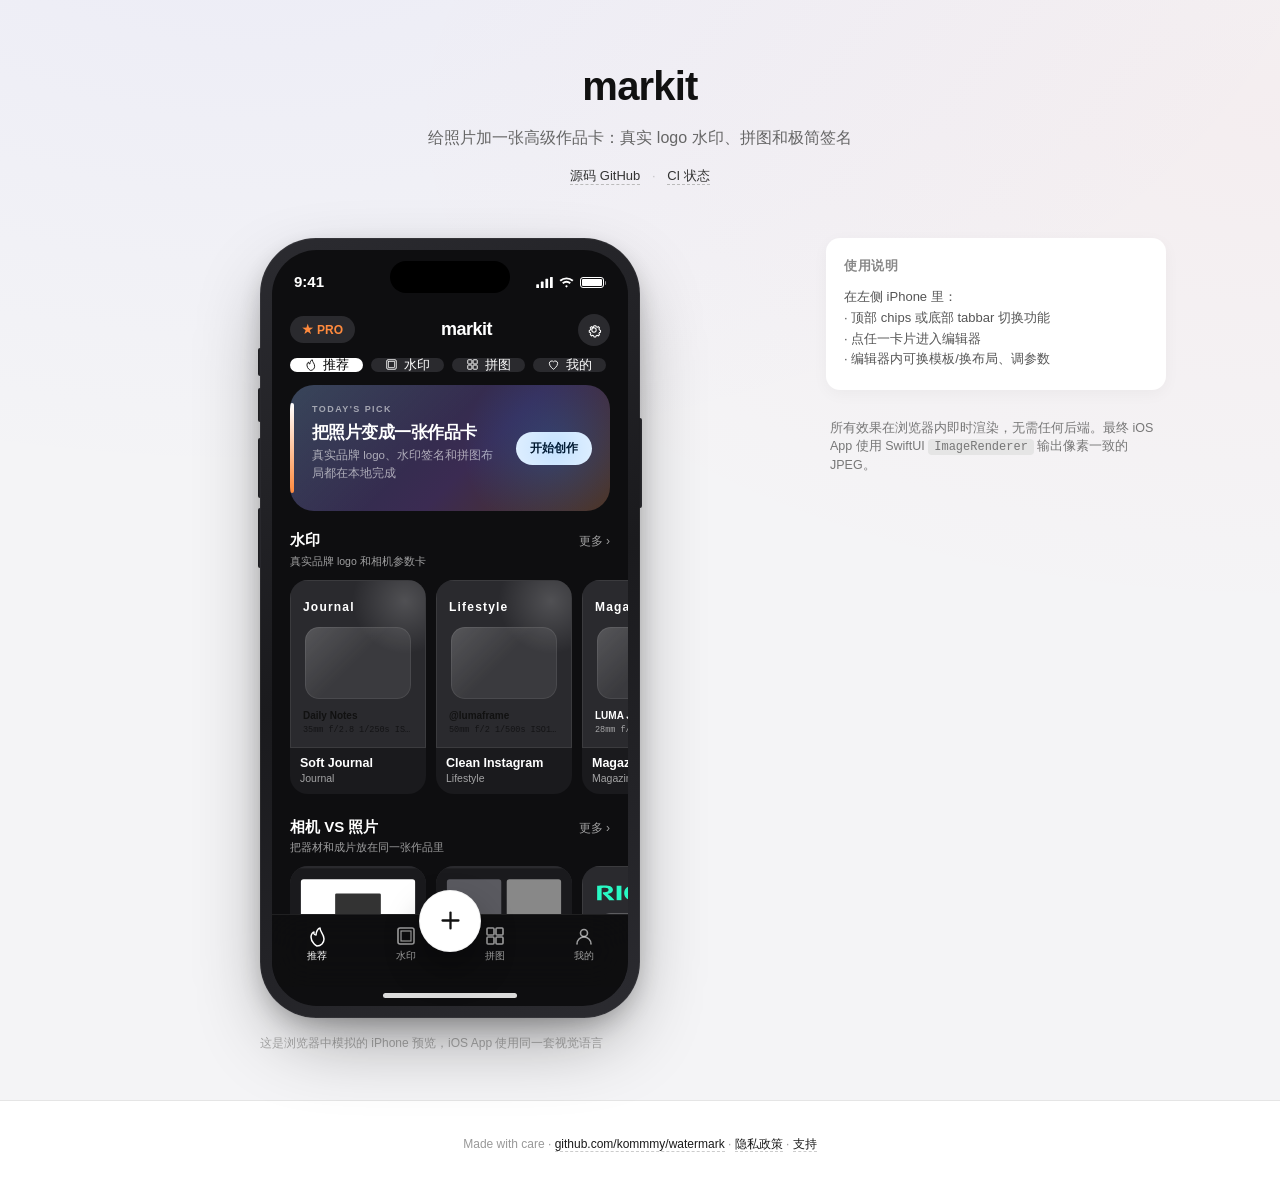
<file: docs/index.html>
<!doctype html>
<html lang="zh-CN">
<head>
  <meta charset="UTF-8" />
  <meta name="viewport" content="width=device-width, initial-scale=1, viewport-fit=cover" />
  <title>markit · iOS 在线预览</title>
  <meta name="description" content="markit 是一款 iPhone 相机水印 + 拼图工具，支持真实品牌 logo、16 套模板和 4 种拼图布局，浏览器实时预览。" />
  <link rel="stylesheet" href="./style.css" />
</head>
<body>
  <header class="hero">
    <div class="hero-inner">
      <h1>markit</h1>
      <p class="subtitle">给照片加一张高级作品卡：真实 logo 水印、拼图和极简签名</p>
      <p class="repo-link">
        <a href="https://github.com/kommmy/watermark" target="_blank" rel="noopener">源码 GitHub</a>
        <span>·</span>
        <a href="https://github.com/kommmy/watermark/actions" target="_blank" rel="noopener">CI 状态</a>
      </p>
    </div>
  </header>

  <main class="layout">
    <!-- =============== iPhone mockup =============== -->
    <section class="device-stage">
      <div class="iphone" aria-label="iPhone 16 Pro 预览">
        <div class="iphone-frame">
          <span class="side-btn side-mute"></span>
          <span class="side-btn side-up"></span>
          <span class="side-btn side-down"></span>
          <span class="side-btn side-action"></span>
          <span class="side-btn side-power"></span>

          <div class="iphone-screen">
            <!-- Status bar -->
            <div class="status-bar">
              <span class="time">9:41</span>
              <div class="island"></div>
              <div class="indicators">
                <svg viewBox="0 0 18 12" class="ind-signal" aria-hidden="true">
                  <rect x="0"  y="8" width="3" height="4"  rx="0.6"/>
                  <rect x="5"  y="5" width="3" height="7"  rx="0.6"/>
                  <rect x="10" y="2" width="3" height="10" rx="0.6"/>
                  <rect x="15" y="0" width="3" height="12" rx="0.6"/>
                </svg>
                <svg viewBox="0 0 16 12" class="ind-wifi" aria-hidden="true">
                  <path d="M8 11.4a1.2 1.2 0 1 1 0-2.4 1.2 1.2 0 0 1 0 2.4z"/>
                  <path d="M3.2 6.1a7.5 7.5 0 0 1 9.6 0l-1.4 1.4a5.5 5.5 0 0 0-6.8 0z"/>
                  <path d="M0.4 3.4a11.5 11.5 0 0 1 15.2 0L14.2 4.8a9.5 9.5 0 0 0-12.4 0z"/>
                </svg>
                <span class="ind-battery">
                  <span class="battery-shell"><span class="battery-fill"></span></span>
                  <span class="battery-tip"></span>
                </span>
              </div>
            </div>

            <!-- App container (rendered by script.js) -->
            <div class="app-root" id="appRoot"></div>
          </div>
        </div>
        <p class="device-hint">这是浏览器中模拟的 iPhone 预览，iOS App 使用同一套视觉语言</p>
      </div>
    </section>

    <!-- =============== Controls =============== -->
    <aside class="controls" id="controls">
      <!-- 由 script.js 根据当前页面动态填充 -->
    </aside>
  </main>

  <footer class="footer">
    <p>Made with care · <a href="https://github.com/kommmy/watermark" target="_blank" rel="noopener">github.com/kommmy/watermark</a> · <a href="./privacy.html">隐私政策</a> · <a href="./support.html">支持</a></p>
  </footer>

  <script src="./script.js" type="module"></script>
</body>
</html>
</file>
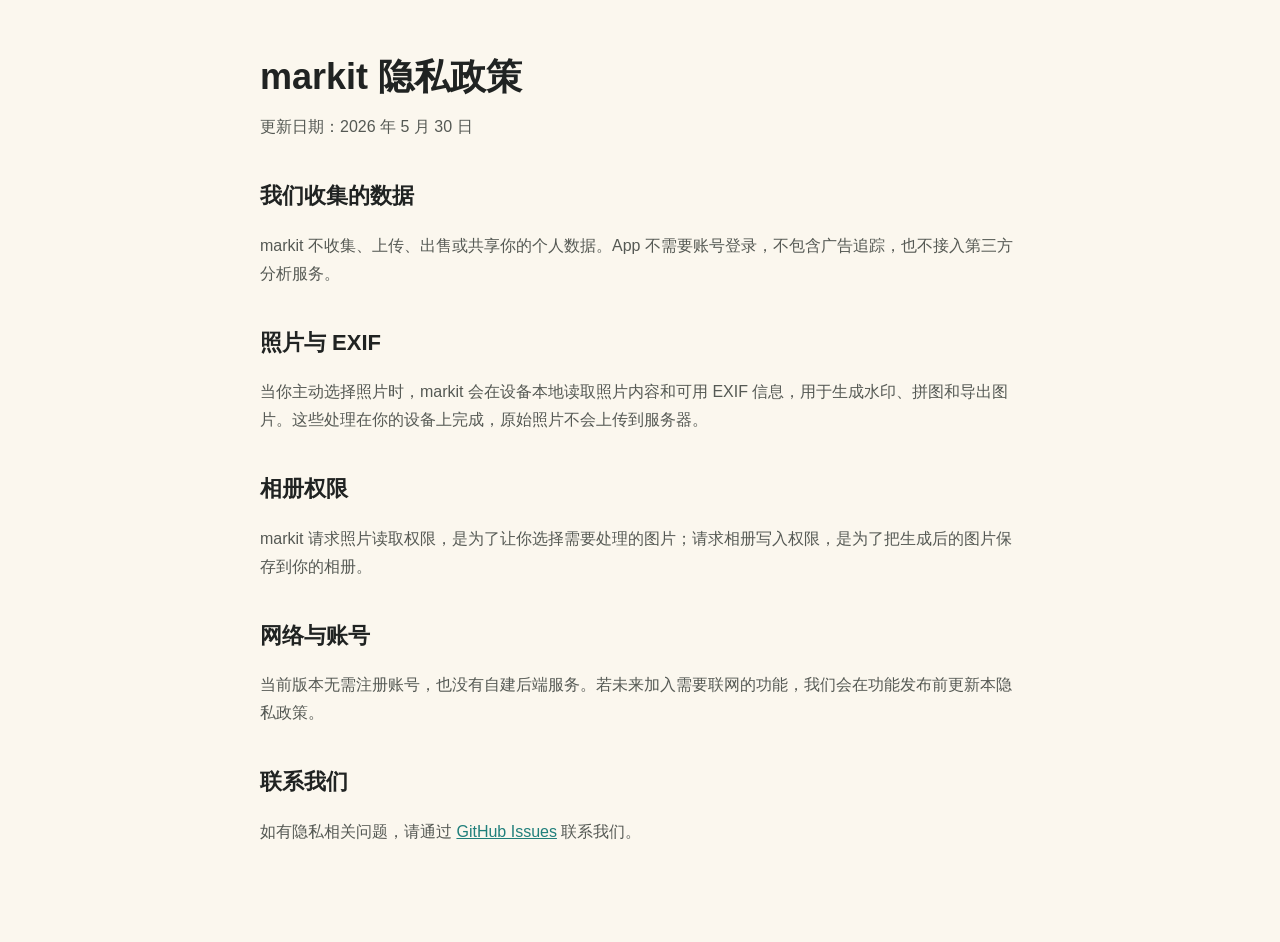
<file: docs/privacy.html>
<!doctype html>
<html lang="zh-CN">
<head>
  <meta charset="UTF-8" />
  <meta name="viewport" content="width=device-width, initial-scale=1" />
  <title>markit 隐私政策</title>
  <style>
    body { margin: 0; font-family: -apple-system, BlinkMacSystemFont, "Helvetica Neue", Arial, sans-serif; color: #202322; background: #fbf7ee; }
    main { max-width: 760px; margin: 0 auto; padding: 56px 24px 80px; line-height: 1.75; }
    h1 { font-size: 36px; line-height: 1.15; margin: 0 0 12px; }
    h2 { font-size: 22px; margin: 36px 0 8px; }
    p, li { color: #555954; }
    a { color: #207f7b; }
  </style>
</head>
<body>
  <main>
    <h1>markit 隐私政策</h1>
    <p>更新日期：2026 年 5 月 30 日</p>

    <h2>我们收集的数据</h2>
    <p>markit 不收集、上传、出售或共享你的个人数据。App 不需要账号登录，不包含广告追踪，也不接入第三方分析服务。</p>

    <h2>照片与 EXIF</h2>
    <p>当你主动选择照片时，markit 会在设备本地读取照片内容和可用 EXIF 信息，用于生成水印、拼图和导出图片。这些处理在你的设备上完成，原始照片不会上传到服务器。</p>

    <h2>相册权限</h2>
    <p>markit 请求照片读取权限，是为了让你选择需要处理的图片；请求相册写入权限，是为了把生成后的图片保存到你的相册。</p>

    <h2>网络与账号</h2>
    <p>当前版本无需注册账号，也没有自建后端服务。若未来加入需要联网的功能，我们会在功能发布前更新本隐私政策。</p>

    <h2>联系我们</h2>
    <p>如有隐私相关问题，请通过 <a href="https://github.com/kommmy/watermark/issues">GitHub Issues</a> 联系我们。</p>
  </main>
</body>
</html>
</file>
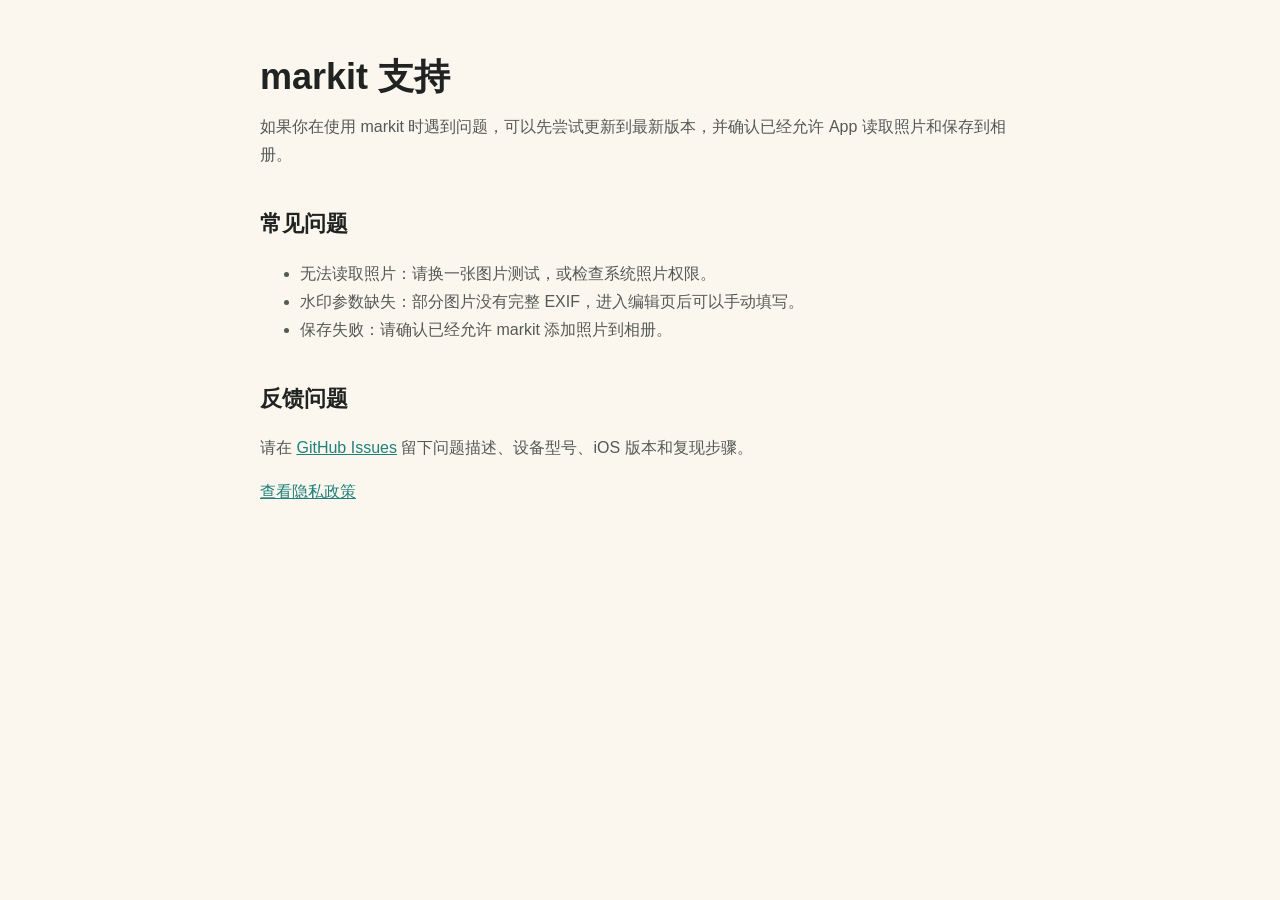
<file: docs/support.html>
<!doctype html>
<html lang="zh-CN">
<head>
  <meta charset="UTF-8" />
  <meta name="viewport" content="width=device-width, initial-scale=1" />
  <title>markit 支持</title>
  <style>
    body { margin: 0; font-family: -apple-system, BlinkMacSystemFont, "Helvetica Neue", Arial, sans-serif; color: #202322; background: #fbf7ee; }
    main { max-width: 760px; margin: 0 auto; padding: 56px 24px 80px; line-height: 1.75; }
    h1 { font-size: 36px; line-height: 1.15; margin: 0 0 12px; }
    h2 { font-size: 22px; margin: 36px 0 8px; }
    p, li { color: #555954; }
    a { color: #207f7b; }
  </style>
</head>
<body>
  <main>
    <h1>markit 支持</h1>
    <p>如果你在使用 markit 时遇到问题，可以先尝试更新到最新版本，并确认已经允许 App 读取照片和保存到相册。</p>

    <h2>常见问题</h2>
    <ul>
      <li>无法读取照片：请换一张图片测试，或检查系统照片权限。</li>
      <li>水印参数缺失：部分图片没有完整 EXIF，进入编辑页后可以手动填写。</li>
      <li>保存失败：请确认已经允许 markit 添加照片到相册。</li>
    </ul>

    <h2>反馈问题</h2>
    <p>请在 <a href="https://github.com/kommmy/watermark/issues">GitHub Issues</a> 留下问题描述、设备型号、iOS 版本和复现步骤。</p>

    <p><a href="./privacy.html">查看隐私政策</a></p>
  </main>
</body>
</html>
</file>
<file: docs/style.css>
/* =============================================================
   Design tokens (与 iOS Markit/Theme/AppTheme.swift 对应)
============================================================= */
:root {
  /* Palette */
  --bg:           #0E0E10;
  --card:         #1A1A1D;
  --surface:      #2A2A2E;
  --elevated:     #3A3A3F;
  --text:         #FFFFFF;
  --text-2:       rgba(255, 255, 255, 0.6);
  --text-3:       rgba(255, 255, 255, 0.35);
  --pro:          #FF8A3D;
  --accent-blue:  #0A84FF;
  --danger:       #FF453A;
  --separator:    rgba(255, 255, 255, 0.08);

  /* Radius */
  --r-s:    8px;
  --r-m:    12px;
  --r-card: 18px;
  --r-l:    24px;
  --r-pill: 999px;

  /* Spacing */
  --sp-xs:  4px;
  --sp-s:   8px;
  --sp-m:   12px;
  --sp-l:   16px;
  --sp-xl:  24px;
  --sp-xxl: 32px;

  /* iPhone mockup */
  --iphone-w: 380px;
  --iphone-h: 780px;
  --iphone-radius: 56px;
  --iphone-border: 12px;
  --screen-radius: calc(var(--iphone-radius) - var(--iphone-border) + 1px);
}

@media (max-width: 500px) {
  :root { --iphone-w: 330px; --iphone-h: 680px; --iphone-radius: 48px; }
}

/* =============================================================
   Reset & base
============================================================= */
*, *::before, *::after { box-sizing: border-box; }
html, body { margin: 0; padding: 0; }
body {
  font-family: -apple-system, BlinkMacSystemFont, "SF Pro Display", "PingFang SC", "Microsoft YaHei",
               "Helvetica Neue", Arial, sans-serif;
  font-size: 15px;
  line-height: 1.5;
  color: #1a1a1a;
  background:
    radial-gradient(1100px 600px at 20% -10%, rgba(80, 80, 255, 0.05), transparent),
    radial-gradient(900px 500px at 100% 10%, rgba(255, 80, 80, 0.04), transparent),
    #f4f4f6;
  min-height: 100vh;
  -webkit-font-smoothing: antialiased;
  -moz-osx-font-smoothing: grayscale;
}
img { display: block; max-width: 100%; }
a { color: inherit; }
button { font-family: inherit; cursor: pointer; }

/* =============================================================
   Hero (page header, outside the phone)
============================================================= */
.hero { padding: 56px 24px 28px; text-align: center; }
.hero-inner { max-width: 720px; margin: 0 auto; }
.hero h1 {
  margin: 0 0 10px;
  font-size: clamp(28px, 4vw, 40px);
  font-weight: 700;
  letter-spacing: -0.02em;
  color: #111;
}
.subtitle { margin: 0 0 16px; font-size: clamp(14px, 1.6vw, 16px); color: #666; }
.repo-link { margin: 0; font-size: 13px; color: #999; }
.repo-link a { text-decoration: none; color: #333; border-bottom: 1px dashed #bbb; padding-bottom: 1px; }
.repo-link a:hover { color: #000; border-bottom-color: #000; }
.repo-link span { margin: 0 8px; opacity: 0.5; }

/* =============================================================
   Layout
============================================================= */
.layout {
  max-width: 1100px;
  margin: 24px auto 0;
  padding: 0 24px 48px;
  display: grid;
  grid-template-columns: minmax(0, 1fr) 340px;
  gap: 40px;
  align-items: start;
}
@media (max-width: 980px) {
  .layout { grid-template-columns: 1fr; gap: 28px; }
}
.device-stage {
  display: flex; flex-direction: column; align-items: center;
  position: sticky; top: 24px;
}
@media (max-width: 980px) { .device-stage { position: static; } }
.device-hint { margin: 16px 0 0; font-size: 12px; color: #aaa; }

/* =============================================================
   iPhone mockup shell
============================================================= */
.iphone { width: var(--iphone-w); max-width: 100%; }
.iphone-frame {
  position: relative;
  width: 100%;
  height: var(--iphone-h);
  border-radius: var(--iphone-radius);
  background: linear-gradient(155deg, #2b2b30 0%, #1a1a1d 50%, #2b2b30 100%);
  padding: var(--iphone-border);
  box-shadow:
    0 30px 80px -20px rgba(0, 0, 0, 0.45),
    0 10px 30px -8px rgba(0, 0, 0, 0.3),
    inset 0 0 0 1px rgba(255, 255, 255, 0.05);
}
.side-btn { position: absolute; background: linear-gradient(90deg, #1a1a1d, #2b2b30); border-radius: 1px 2px 2px 1px; }
.side-mute   { left: -2px; top: 110px; width: 3px; height: 28px; border-radius: 2px 0 0 2px; }
.side-action { left: -2px; top: 150px; width: 3px; height: 34px; border-radius: 2px 0 0 2px; }
.side-up     { left: -2px; top: 200px; width: 3px; height: 60px; border-radius: 2px 0 0 2px; }
.side-down   { left: -2px; top: 270px; width: 3px; height: 60px; border-radius: 2px 0 0 2px; }
.side-power  { right: -2px; top: 180px; width: 3px; height: 90px; border-radius: 0 2px 2px 0; }

.iphone-screen {
  position: relative;
  width: 100%; height: 100%;
  background: var(--bg);
  color: var(--text);
  border-radius: var(--screen-radius);
  overflow: hidden;
  display: flex; flex-direction: column;
}

/* ---- Status bar + dynamic island ---- */
.status-bar {
  position: relative; flex: 0 0 auto; height: 54px;
  display: flex; align-items: center; justify-content: space-between;
  padding: 0 22px;
  font-family: -apple-system, "SF Pro Text", BlinkMacSystemFont, sans-serif;
  font-size: 15px; font-weight: 600; color: var(--text);
}
.status-bar .time { padding-top: 12px; }
.status-bar .indicators { display: flex; align-items: center; gap: 5px; padding-top: 12px; color: var(--text); }
.status-bar .ind-signal,
.status-bar .ind-wifi { width: 17px; height: 11px; fill: currentColor; }
.status-bar .ind-battery { display: inline-flex; align-items: center; gap: 1px; }
.status-bar .battery-shell { width: 24px; height: 11px; border: 1px solid currentColor; border-radius: 3px; padding: 1px; display: block; position: relative; }
.status-bar .battery-fill { display: block; width: 100%; height: 100%; background: currentColor; border-radius: 1px; }
.status-bar .battery-tip { width: 1.5px; height: 4px; background: currentColor; opacity: 0.55; border-radius: 0 1px 1px 0; }
.island {
  position: absolute; top: 11px; left: 50%; transform: translateX(-50%);
  width: 120px; height: 32px; background: #000; border-radius: 999px; pointer-events: none;
}

/* =============================================================
   App root (everything below the status bar)
============================================================= */
.app-root { flex: 1 1 auto; display: flex; flex-direction: column; min-height: 0; position: relative; }

/* App top bar (PRO + title + settings) */
.app-top {
  display: flex; align-items: center; justify-content: space-between;
  padding: 10px 18px 8px;
}
.pill {
  display: inline-flex; align-items: center; gap: 4px;
  border: 0; border-radius: var(--r-pill);
  background: var(--surface); color: var(--text);
  font-size: 12px; font-weight: 600; padding: 6px 12px;
}
.pill-pro { color: var(--pro); }
.pill-pro::before { content: "★"; font-size: 11px; }
.app-title {
  margin: 0;
  font-size: 18px;
  font-weight: 800;
  letter-spacing: -0.03em;
  color: var(--text);
}
.icon-btn {
  width: 32px; height: 32px;
  display: inline-flex; align-items: center; justify-content: center;
  border: 0; border-radius: 50%; background: var(--surface); color: var(--text);
}
.icon-btn svg { width: 16px; height: 16px; }

/* Category chips (horizontal pills under top bar) */
.cat-chips {
  display: flex; gap: 8px; overflow-x: auto;
  padding: 4px 18px 12px;
  scrollbar-width: none;
}
.cat-chips::-webkit-scrollbar { display: none; }
.chip {
  flex: 0 0 auto;
  display: inline-flex; align-items: center; gap: 6px;
  border: 0; border-radius: var(--r-pill);
  background: var(--surface); color: var(--text);
  font-size: 13px; font-weight: 500; padding: 7px 14px;
  white-space: nowrap;
  transition: background 0.15s, color 0.15s;
}
.chip svg { width: 13px; height: 13px; }
.chip.active { background: var(--text); color: #000; }

/* Tab content scroll */
.tab-content {
  flex: 1 1 auto;
  overflow-y: auto;
  padding-bottom: 78px;
  scrollbar-width: none;
}
.tab-content::-webkit-scrollbar { display: none; }

/* Bottom tab bar */
.tab-bar {
  flex: 0 0 auto;
  display: grid; grid-template-columns: repeat(4, 1fr);
  border-top: 0.5px solid var(--separator);
  background: rgba(14, 14, 16, 0.86);
  backdrop-filter: blur(20px);
  padding: 4px 0 18px;
}
.tab-bar button {
  background: transparent; border: 0;
  display: flex; flex-direction: column; align-items: center; gap: 2px;
  color: var(--text-2); font-size: 10px; padding: 6px 0;
}
.tab-bar button.active { color: var(--text); }
.tab-bar button svg { width: 22px; height: 22px; }

/* =============================================================
   Discover Tab content
============================================================= */
.discover { padding: 0 0 12px; }

.banner {
  margin: 8px 18px 10px;
  border-radius: 24px;
  background:
    linear-gradient(135deg, rgba(255,255,255,.10), transparent 45%),
    linear-gradient(135deg, #223047 0%, #3b2b52 58%, #50321e 100%);
  color: var(--text);
  padding: 18px 18px 18px 22px;
  display: flex; align-items: center; gap: 14px;
  position: relative; overflow: hidden;
  min-height: 104px;
}
.banner::before {
  content: ""; position: absolute; left: 0; top: 18px; bottom: 18px;
  width: 4px; border-radius: 99px;
  background: linear-gradient(#fff, var(--pro));
}
.banner::after {
  content: ""; position: absolute; right: -50px; top: -42px;
  width: 210px; height: 210px;
  background: radial-gradient(circle, rgba(10,132,255,.24), transparent 62%);
}
.banner-text { flex: 1; min-width: 0; }
.banner-kicker { margin:0 0 3px; color:rgba(255,255,255,.55); font-size:9px; font-weight:800; letter-spacing:.16em; }
.banner-title { font-size: 17px; font-weight: 800; margin: 0; letter-spacing:-.03em; }
.banner-sub { font-size: 11.5px; color: var(--text-2); margin-top: 2px; }
.banner-cta {
  background: var(--text); color: #000;
  border: 0; border-radius: var(--r-pill);
  padding: 8px 14px; font-size: 12px; font-weight: 600;
}

.section { margin-top: 18px; }
.section-head {
  display: flex; align-items: baseline; justify-content: space-between;
  padding: 0 18px 10px;
  gap: 12px;
}
.section-title { font-size: 15px; font-weight: 700; color: var(--text); margin: 0; }
.section-subtitle { font-size: 10.5px; color: var(--text-2); margin: 2px 0 0; max-width: 230px; white-space: nowrap; overflow: hidden; text-overflow: ellipsis; }
.section-more { font-size: 12px; color: var(--text-2); background: transparent; border: 0; padding: 0; }

.browse-intro { padding: 10px 18px 2px; }
.browse-intro h2 {
  margin: 0;
  color: var(--text);
  font-size: 20px;
  line-height: 1.15;
  letter-spacing: -.03em;
}
.browse-intro p {
  margin: 5px 0 0;
  color: var(--text-2);
  font-size: 12px;
  line-height: 1.45;
}

.h-scroll {
  display: flex; gap: 10px; overflow-x: auto;
  padding: 0 18px 4px;
  scrollbar-width: none;
}
.h-scroll::-webkit-scrollbar { display: none; }

/* =============================================================
   Cards (template / layout cover cards)
============================================================= */
.cover-card {
  flex: 0 0 auto;
  width: 136px;
  border: 0; padding: 0; text-align: left;
  background: var(--card);
  border-radius: var(--r-card);
  overflow: hidden;
  display: flex; flex-direction: column;
}
.cover-card .cover {
  width: 100%; height: 168px;
  background: var(--surface);
  position: relative;
  overflow: hidden;
}
.cover-card .cover img { width: 100%; height: 100%; object-fit: cover; }
.cover-card .meta { padding: 8px 10px 10px; }
.cover-card .meta .name { font-size: 12.5px; font-weight: 600; color: var(--text); margin: 0; }
.cover-card .meta .desc { font-size: 10.5px; color: var(--text-2); margin: 2px 0 0; }

.grid-2 {
  display: grid; grid-template-columns: 1fr 1fr;
  gap: 10px; padding: 0 18px;
}
.grid-2 .cover-card { width: 100%; }
.grid-2 .cover-card .cover { height: 170px; }

/* Pure CSS template previews. These avoid broken sample images and make each
   brand cover visually distinct before the user has picked a photo. */
.template-cover {
  display:flex;
  flex-direction:column;
  justify-content:space-between;
  padding:12px;
  border:1px solid rgba(255,255,255,.08);
}
.template-cover .cover-glow {
  position:absolute; inset:-40px -40px auto auto;
  width:120px; height:120px; border-radius:50%;
  background:radial-gradient(circle, rgba(255,255,255,.18), transparent 62%);
  pointer-events:none;
}
.template-cover .cover-photo-mark {
  position:absolute; left:14px; right:14px; top:46px; bottom:48px;
  border-radius:14px;
  background:
    linear-gradient(135deg, rgba(255,255,255,.14), transparent 48%),
    rgba(255,255,255,.08);
  box-shadow: inset 0 0 0 1px rgba(255,255,255,.08);
}
.template-cover .cover-logo { position:relative; z-index:1; min-height:28px; display:flex; align-items:center; }
.template-cover .cover-logo img {
  width:auto; height:auto;
  max-width:86px; max-height:28px;
  object-fit:contain;
}
.template-cover .cover-logo.invert img { filter:invert(1); }
.template-cover .cover-logo span { color:var(--text); font-size:12px; font-weight:800; letter-spacing:.1em; }
.template-cover .cover-spec { position:relative; z-index:1; display:flex; flex-direction:column; gap:3px; }
.template-cover .cover-spec span { color:var(--text); font-size:10px; font-weight:700; line-height:1.15; }
.template-cover .cover-spec b {
  color:rgba(255,255,255,.58); font-size:8.5px; font-weight:500;
  font-family:ui-monospace,"SF Mono",Menlo,Consolas,monospace;
  white-space:nowrap; overflow:hidden; text-overflow:ellipsis;
}
.template-cover-leica { background:linear-gradient(155deg,#f4f0e8,#c9b59c 45%,#2a2725); }
.template-cover-leica_mono { background:linear-gradient(155deg,#111,#2a2a2d 55%,#050505); }
.template-cover-fujifilm { background:linear-gradient(155deg,#2c2115,#0d0d0d 65%); }
.template-cover-fuji_strip { background:repeating-linear-gradient(90deg,#111 0 18px,#2a2a2a 18px 23px,#111 23px 34px); }
.template-cover-sony { background:linear-gradient(155deg,#151d31,#08090f 72%); }
.template-cover-hasselblad { background:linear-gradient(155deg,#f5f3ef,#cfc9bd); }
.template-cover-ricoh_gr { background:linear-gradient(155deg,#101010,#343434 45%,#050505); }
.template-cover-iphone { background:linear-gradient(155deg,#f8f8f8,#cfd7e3); }
.template-cover-polaroid { background:linear-gradient(155deg,#fff,#ece5da); }
.template-cover-minimal { background:linear-gradient(155deg,#f5f2ed,#dad6cf); }
.template-cover-minimal_dark { background:linear-gradient(155deg,#202024,#060608); }
.template-cover-date_stamp { background:linear-gradient(155deg,#2e1a0a,#15100b); }
.template-cover-soft_journal { background:linear-gradient(155deg,#f8efe0,#bfae98); }
.template-cover-clean_instagram { background:linear-gradient(155deg,#fff,#dedede); }
.template-cover-magazine_cover { background:linear-gradient(155deg,#252d3d,#08090d); }
.template-cover-receipt_memo { background:linear-gradient(155deg,#fbf2df,#c8bca2); }
.template-cover-leica .cover-spec span,
.template-cover-hasselblad .cover-spec span,
.template-cover-iphone .cover-spec span,
.template-cover-polaroid .cover-spec span,
.template-cover-minimal .cover-spec span,
.template-cover-soft_journal .cover-spec span,
.template-cover-clean_instagram .cover-spec span,
.template-cover-receipt_memo .cover-spec span { color:#111; }
.template-cover-leica .cover-spec b,
.template-cover-hasselblad .cover-spec b,
.template-cover-iphone .cover-spec b,
.template-cover-polaroid .cover-spec b,
.template-cover-minimal .cover-spec b,
.template-cover-soft_journal .cover-spec b,
.template-cover-clean_instagram .cover-spec b,
.template-cover-receipt_memo .cover-spec b { color:rgba(0,0,0,.55); }

/* =============================================================
   Watermark editor (inside the phone)
============================================================= */
.editor {
  display: flex; flex-direction: column; height: 100%;
}
.editor-nav {
  display: flex; align-items: center; justify-content: space-between;
  padding: 8px 14px;
  border-bottom: 0.5px solid var(--separator);
}
.editor-nav .nav-back {
  display: inline-flex; align-items: center; gap: 4px;
  background: var(--surface); color: var(--text);
  border: 0; border-radius: 50%; width: 32px; height: 32px;
  justify-content: center;
}
.editor-nav .nav-back svg { width: 14px; height: 14px; }
.editor-nav .nav-title { font-size: 15px; font-weight: 600; color: var(--text); }
.editor-nav .nav-actions { display: flex; gap: 8px; }
.editor-preview {
  flex: 1 1 auto; overflow-y: auto;
  display: flex; align-items: center; justify-content: center;
  padding: 16px;
  background: #000;
}
.editor-preview-frame {
  width: 100%;
  border-radius: var(--r-s);
  overflow: hidden;
  box-shadow: 0 10px 30px -10px rgba(0,0,0,0.6);
}
.editor-strip {
  display: flex; gap: 10px; overflow-x: auto;
  padding: 10px 14px;
  background: rgba(14,14,16,0.86);
  backdrop-filter: blur(20px);
  border-top: 0.5px solid var(--separator);
  scrollbar-width: none;
}
.editor-strip::-webkit-scrollbar { display: none; }
.tpl-thumb {
  flex: 0 0 auto; background: transparent; border: 0; padding: 0;
  display: flex; flex-direction: column; align-items: center; gap: 4px;
}
.tpl-thumb .thumb-img {
  width: 50px; height: 50px;
  border-radius: 9px; overflow: hidden;
  border: 2px solid transparent;
  background: var(--surface);
}
.tpl-thumb .thumb-img img { width: 100%; height: 100%; object-fit: cover; }
.tpl-thumb.active .thumb-img { border-color: var(--text); }
.tpl-thumb .thumb-label { font-size: 9.5px; color: var(--text-2); }
.tpl-thumb.active .thumb-label { color: var(--text); font-weight: 600; }
.editor-actions {
  display: flex; gap: 10px;
  padding: 8px 14px 12px;
  background: rgba(14,14,16,0.86);
  backdrop-filter: blur(20px);
  border-top: 0.5px solid var(--separator);
}
.btn-pill {
  flex: 1;
  display: inline-flex; align-items: center; justify-content: center; gap: 6px;
  padding: 12px 10px; border-radius: var(--r-pill); border: 0;
  font-size: 14px; font-weight: 600;
  transition: opacity 0.15s;
}
.btn-pill:active { opacity: 0.7; }
.btn-pill svg { width: 16px; height: 16px; }
.btn-ghost { background: var(--surface); color: var(--text); }
.btn-primary { background: var(--text); color: #000; }

.home-indicator {
  flex: 0 0 auto; width: 134px; height: 5px;
  background: var(--text); opacity: 0.85;
  border-radius: 3px; margin: 6px auto 8px;
}

.quick-fab {
  position: absolute;
  left: 50%;
  bottom: 54px;
  transform: translateX(-50%);
  width: 62px;
  height: 62px;
  border: 0;
  border-radius: 50%;
  display: inline-flex;
  align-items: center;
  justify-content: center;
  background: #fff;
  color: #111;
  box-shadow: 0 18px 34px rgba(0,0,0,.34), inset 0 0 0 1px rgba(0,0,0,.05);
  z-index: 5;
}
.quick-fab svg { width: 25px; height: 25px; }

/* =============================================================
   Puzzle editor inside the phone
============================================================= */
.puzzle-canvas {
  background: #fff; max-width: 100%;
  border-radius: var(--r-s);
  overflow: hidden;
}
.puzzle-canvas.bg-black { background: #000; }
.puzzle-canvas.bg-warm  { background: #f6efe3; }
.puzzle-canvas.bg-grad  { background: linear-gradient(135deg, #fef3e1, #ffd4ad); }
.puzzle-slot { background: var(--surface); overflow: hidden; }
.puzzle-slot img { width: 100%; height: 100%; object-fit: cover; display: block; }
.puzzle-caption {
  text-align: center; font-size: 11px; font-weight: 500;
  color: #444; padding: 8px 0;
  font-family: -apple-system, "SF Pro Text", sans-serif;
}
.puzzle-canvas.bg-black .puzzle-caption { color: #efe9da; }

.editor-toolbar {
  display: grid; grid-template-columns: repeat(4, 1fr);
  border-top: 0.5px solid var(--separator);
  background: rgba(14,14,16,0.86);
  backdrop-filter: blur(20px);
  padding: 6px 0 14px;
}
.editor-toolbar button {
  background: transparent; border: 0; color: var(--text-2);
  display: flex; flex-direction: column; align-items: center; gap: 2px;
  font-size: 10px; padding: 6px 0;
}
.editor-toolbar button svg { width: 18px; height: 18px; }
.editor-toolbar button.active { color: var(--text); }

/* =============================================================
   Controls panel (outside iPhone, right column)
============================================================= */
.controls { display: flex; flex-direction: column; gap: 16px; }
.controls .card {
  background: #fff;
  border-radius: 14px;
  padding: 18px 18px 20px;
  box-shadow: 0 4px 16px rgba(0, 0, 0, 0.04);
}
.controls .card h2 {
  margin: 0 0 12px; font-size: 13px; font-weight: 600;
  letter-spacing: 0.04em; color: #888; text-transform: uppercase;
}
.controls .card.subtle {
  background: transparent; box-shadow: none; padding: 0 4px;
  font-size: 12.5px; color: #777;
}
.controls .card.subtle code {
  background: #e5e5e5; padding: 1px 6px; border-radius: 4px; font-size: 12px;
}
.file-input {
  display: block; width: 100%;
  border: 1.5px dashed #ccc; border-radius: 10px;
  padding: 14px; text-align: center; cursor: pointer;
  color: #777; font-size: 13px;
  transition: all 0.15s ease;
}
.file-input:hover { border-color: #1a1a1a; color: #1a1a1a; }
.file-input input { display: none; }
.reset-btn {
  margin-top: 8px; width: 100%;
  background: transparent; border: 0; color: #999;
  font-size: 12px; text-decoration: underline; padding: 4px;
}
.reset-btn:hover { color: #1a1a1a; }

.field { display: flex; flex-direction: column; margin-bottom: 10px; }
.field:last-child { margin-bottom: 0; }
.field label { font-size: 11.5px; color: #888; margin-bottom: 4px; font-weight: 500; }
.field input, .field select {
  border: 1px solid #ddd; border-radius: 8px;
  padding: 7px 10px; font-size: 13px; font-family: inherit;
  background: #fafafa;
  transition: border-color 0.15s, background 0.15s;
}
.field input:focus, .field select:focus {
  outline: none; border-color: #1a1a1a; background: #fff;
}
.row { display: grid; grid-template-columns: 1fr 1fr; gap: 10px; }
.row .field { margin-bottom: 10px; }

.swatch-row { display: flex; gap: 8px; flex-wrap: wrap; }
.swatch {
  width: 36px; height: 36px; border-radius: 50%;
  border: 2px solid transparent; cursor: pointer;
  transition: border-color 0.15s, transform 0.15s;
}
.swatch.active { border-color: #1a1a1a; transform: scale(1.05); }
.swatch.w { background: #fff; box-shadow: inset 0 0 0 1px #e5e5e5; }
.swatch.b { background: #000; }
.swatch.warm { background: #f6efe3; }
.swatch.grad { background: linear-gradient(135deg, #fef3e1, #ffd4ad); }

/* =============================================================
   Footer
============================================================= */
.footer {
  border-top: 1px solid #e5e5e5;
  padding: 22px 24px; text-align: center;
  font-size: 12px; color: #999; background: #fff;
}
.footer a { color: #1a1a1a; text-decoration: none; border-bottom: 1px dashed #ccc; }

/* =============================================================
   Watermark canvas (the actual photo with overlay)
   仅在尺寸 / 位置上调整，颜色/字号在各 .tpl-xxx 单独定义
============================================================= */
.canvas { width: 100%; background: #fff; }
.canvas.dark { background: #0a0a0a; }
.canvas .photo { width: 100%; display: block; }
.canvas .logo-img { display:block; flex:0 0 auto; object-fit:contain; }
.canvas .logo-invert,
.canvas .brand-logo-invert { filter: invert(1); }
.canvas .brand-logo { display:block; object-fit:contain; }

/* --- Leica White --- */
.tpl-leica .bar { background:#fff; display:flex; align-items:center; padding:14px; gap:10px; }
.tpl-leica .brand { display:flex; align-items:center; gap:8px; min-width:0; }
.tpl-leica .logo {
  width:36px; height:36px;
}
.tpl-leica .model { line-height:1.2; min-width:0; }
.tpl-leica .model .name { font-size:12px; font-weight:600; color:#111; }
.tpl-leica .model .lens { font-size:8px; color:#888; }
.tpl-leica .spacer { flex:1; }
.tpl-leica .divider { width:1px; height:26px; background:#d8d8d8; flex:0 0 auto; }
.tpl-leica .params { text-align:right; line-height:1.25; font-family:ui-monospace,"SF Mono",Menlo,Consolas,monospace; }
.tpl-leica .params .line { font-size:9.5px; color:#111; font-weight:500; }
.tpl-leica .params .date { font-size:7.5px; color:#888; margin-top:2px; }

/* --- Leica Mono (black bar) --- */
.tpl-leica-mono .bar { background:#0a0a0a; display:flex; align-items:center; padding:14px; gap:10px; color:#fff; }
.tpl-leica-mono .brand { display:flex; align-items:center; gap:8px; min-width:0; }
.tpl-leica-mono .logo {
  width:36px; height:36px;
}
.tpl-leica-mono .model .name { font-size:12px; font-weight:600; color:#fff; }
.tpl-leica-mono .model .lens { font-size:8px; color:rgba(255,255,255,.55); }
.tpl-leica-mono .spacer { flex:1; }
.tpl-leica-mono .divider { width:1px; height:26px; background:rgba(255,255,255,.18); }
.tpl-leica-mono .params { text-align:right; font-family:ui-monospace,"SF Mono",Menlo,Consolas,monospace; }
.tpl-leica-mono .params .line { font-size:9.5px; color:#fff; font-weight:500; }
.tpl-leica-mono .params .date { font-size:7.5px; color:rgba(255,255,255,.55); margin-top:2px; }

/* --- Leica Glass (frosted) --- */
.tpl-leica-glass { position:relative; overflow:hidden; background:#eaeaea; }
.tpl-leica-glass .frost {
  position:absolute; inset:0;
  background-size:cover; background-position:center;
  filter: blur(28px) saturate(1.1);
  transform: scale(1.25);
}
.tpl-leica-glass .frost-tint { position:absolute; inset:0; background:rgba(255,255,255,.40); }
.tpl-leica-glass .glass-inner { position:relative; padding:14px 14px 0; }
.tpl-leica-glass .photo {
  width:100%; display:block; border-radius:2px;
  box-shadow:0 6px 18px rgba(0,0,0,.18);
}
.tpl-leica-glass .glass-bar { text-align:center; padding:14px 8px 18px; }
.tpl-leica-glass .glass-title {
  display:flex; align-items:center; justify-content:center; gap:7px;
}
.tpl-leica-glass .glass-logo { width:18px; height:18px; }
.tpl-leica-glass .glass-title span {
  font-size:12px; font-weight:600; color:rgba(0,0,0,.85); letter-spacing:.5px;
}
.tpl-leica-glass .glass-params {
  margin-top:5px; font-size:9px; font-weight:500; color:rgba(0,0,0,.5);
  font-family:ui-monospace,"SF Mono",Menlo,Consolas,monospace; letter-spacing:.4px;
}

/* --- Color Walk --- */
.tpl-color-walk { display:flex; flex-direction:column; }
.tpl-color-walk .cw-block {
  width:100%; aspect-ratio: 1 / 0.66;
  display:flex; align-items:center; justify-content:center;
  padding: 0 12%; box-sizing:border-box; text-align:center;
}
.tpl-color-walk .cw-text {
  font-family: Georgia, "Times New Roman", serif;
  font-style: italic;
  font-size: clamp(14px, 5.6vw, 30px);
  line-height: 1.25;
}

/* --- Fuji Dark --- */
.tpl-fujifilm .bar { background:#141414; display:flex; align-items:center; padding:14px; gap:14px; color:#efe9da; }
.tpl-fujifilm .brand .logo {
  width:86px; height:18px;
}
.tpl-fujifilm .brand .name { font-size:8px; color:rgba(239,233,218,.6); margin-top:2px; }
.tpl-fujifilm .spacer { flex:1; }
.tpl-fujifilm .params { text-align:right; font-family:ui-monospace,"SF Mono",Menlo,Consolas,monospace; }
.tpl-fujifilm .params .line { font-size:9.5px; font-weight:600; color:#efe9da; }
.tpl-fujifilm .params .date { font-size:7.5px; color:rgba(239,233,218,.55); margin-top:2px; }

/* --- Fuji Film Strip --- */
.tpl-fuji-strip { background:#171717; padding:10px 0 0; }
.tpl-fuji-strip .strip-top, .tpl-fuji-strip .strip-bottom {
  height:14px; background:#171717;
  background-image: repeating-linear-gradient(90deg, transparent 0 18px, rgba(255,255,255,.12) 18px 22px, transparent 22px 26px, rgba(255,255,255,.12) 26px 30px);
}
.tpl-fuji-strip .photo { display:block; width:100%; }
.tpl-fuji-strip .bar { padding:12px 16px; color:#efe9da; display:flex; gap:14px; align-items:center; background:#171717; }
.tpl-fuji-strip .bar .name { display:flex; align-items:center; gap:8px; font-size:11px; font-weight:700; letter-spacing:.12em; }
.tpl-fuji-strip .bar .logo { width:76px; height:16px; }
.tpl-fuji-strip .bar .spacer { flex:1; }
.tpl-fuji-strip .bar .params { font-family:ui-monospace,"SF Mono",Menlo,Consolas,monospace; font-size:9px; }

/* --- Sony --- */
.tpl-sony { position:relative; }
.tpl-sony .overlay {
  position:absolute; bottom:4%; right:3%;
  background:rgba(10,10,10,.62); backdrop-filter:blur(8px);
  border:.5px solid rgba(255,255,255,.12); border-radius:8px;
  padding:9px 12px; color:#fff; min-width:130px;
}
.tpl-sony .overlay .brand-logo { width:56px; height:12px; }
.tpl-sony .overlay .model { font-size:9px; color:rgba(255,255,255,.85); margin:1px 0 5px; }
.tpl-sony .overlay .sep { height:1px; background:rgba(255,255,255,.22); margin:4px 0; }
.tpl-sony .overlay .line { font-family:ui-monospace,"SF Mono",Menlo,Consolas,monospace; font-size:9px; font-weight:600; color:#fff; }
.tpl-sony .overlay .date { margin-top:3px; font-family:ui-monospace,"SF Mono",Menlo,Consolas,monospace; font-size:7.5px; color:rgba(255,255,255,.7); }

/* --- Hasselblad --- */
.tpl-hasselblad { background:#fff; padding:4% 4% 0; }
.tpl-hasselblad .footer-bar { display:flex; align-items:flex-end; justify-content:space-between; padding:12px 4px 14px; gap:12px; }
.tpl-hasselblad .brand .row { display:flex; align-items:center; gap:6px; }
.tpl-hasselblad .brand-logo { width:92px; height:14px; }
.tpl-hasselblad .brand .model { font-size:7.5px; color:#888; margin-top:3px; }
.tpl-hasselblad .params { text-align:right; line-height:1.3; font-family:ui-monospace,"SF Mono",Menlo,Consolas,monospace; }
.tpl-hasselblad .params .line { font-size:9px; font-weight:500; color:#111; }
.tpl-hasselblad .params .date { font-size:7.5px; color:#888; margin-top:3px; }

/* --- Ricoh GR --- */
.tpl-ricoh-gr .bar { background:#0a0a0a; color:#fff; padding:12px 14px; display:flex; align-items:center; gap:10px; }
.tpl-ricoh-gr .logo {
  width:64px; height:16px;
}
.tpl-ricoh-gr .brand .name { font-size:11px; font-weight:600; color:#fff; }
.tpl-ricoh-gr .brand .sub { font-size:8px; color:rgba(255,255,255,.55); }
.tpl-ricoh-gr .spacer { flex:1; }
.tpl-ricoh-gr .params { text-align:right; font-family:ui-monospace,"SF Mono",Menlo,Consolas,monospace; }
.tpl-ricoh-gr .params .line { font-size:9px; font-weight:500; color:#fff; }
.tpl-ricoh-gr .params .date { font-size:7.5px; color:rgba(255,255,255,.55); margin-top:2px; }

/* --- iPhone Native --- */
.tpl-iphone .bar { background:#fff; padding:14px; text-align:center; }
.tpl-iphone .shot { display:inline-flex; align-items:center; gap:5px; font-size:12px; color:#111; font-weight:500; }
.tpl-iphone .apple-logo { width:12px; height:14px; object-fit:contain; }
.tpl-iphone .device { display:inline-block; font-weight:700; }

/* --- Polaroid --- */
.tpl-polaroid { background:#fff; padding:14px 14px 30px; }
.tpl-polaroid .photo-wrap { background:#000; padding:0; }
.tpl-polaroid .polaroid-logo { display:block; width:116px; height:auto; margin:18px auto 0; }
.tpl-polaroid .caption {
  text-align:center; padding-top:8px;
  font-family:"Caveat", "Comic Sans MS", cursive;
  font-size:18px; color:#222;
}
.tpl-polaroid .params {
  text-align:center; padding-top:4px;
  font-size:9px; color:#777;
  font-family:ui-monospace,"SF Mono",Menlo,Consolas,monospace;
}

/* --- Minimal Light --- */
.tpl-minimal .bar { background:#fff; display:flex; align-items:center; justify-content:center; gap:8px; padding:9px 10px; }
.tpl-minimal .bar .name { font-size:10px; font-weight:500; color:#111; }
.tpl-minimal .bar .divider { width:1px; height:10px; background:#d8d8d8; }
.tpl-minimal .bar .line {
  font-size:9px; font-weight:300; color:#555;
  font-family:ui-monospace,"SF Mono",Menlo,Consolas,monospace; letter-spacing:.01em;
}

/* --- Minimal Dark --- */
.tpl-minimal-dark .bar { background:#0a0a0a; display:flex; align-items:center; justify-content:center; gap:8px; padding:9px 10px; }
.tpl-minimal-dark .bar .name { font-size:10px; font-weight:500; color:#fff; }
.tpl-minimal-dark .bar .divider { width:1px; height:10px; background:rgba(255,255,255,.2); }
.tpl-minimal-dark .bar .line {
  font-size:9px; font-weight:300; color:rgba(255,255,255,.7);
  font-family:ui-monospace,"SF Mono",Menlo,Consolas,monospace;
}

/* --- Date Stamp (Kodak style) --- */
.tpl-date-stamp { position:relative; }
.tpl-date-stamp .stamp {
  position:absolute; bottom:5%; right:5%;
  color:#FFB535; font-family:"Courier New", monospace;
  font-size:14px; font-weight:700;
  text-shadow: 0 0 6px rgba(0,0,0,.6);
  letter-spacing: .04em;
}

/* --- Soft Journal --- */
.tpl-soft-journal {
  background:#f7efe0;
  padding:18px 18px 24px;
}
.tpl-soft-journal .photo {
  border-radius:12px;
  overflow:hidden;
}
.tpl-soft-journal .journal-copy {
  text-align:center;
  padding-top:14px;
}
.tpl-soft-journal .journal-title {
  font-family:Georgia, "Times New Roman", serif;
  font-size:17px;
  font-weight:600;
  color:#3b2d22;
}
.tpl-soft-journal .journal-meta {
  margin-top:3px;
  font-family:ui-monospace,"SF Mono",Menlo,Consolas,monospace;
  font-size:9px;
  color:#746253;
}

/* --- Clean Instagram --- */
.tpl-clean-instagram {
  background:#fff;
  padding:22px 22px 18px;
}
.tpl-clean-instagram .insta-caption {
  display:flex;
  justify-content:space-between;
  gap:16px;
  padding-top:14px;
  color:#222;
  font-size:10px;
  font-weight:600;
}
.tpl-clean-instagram .insta-caption span:last-child {
  font-family:ui-monospace,"SF Mono",Menlo,Consolas,monospace;
  font-weight:400;
}

/* --- Magazine Cover --- */
.tpl-magazine-cover {
  position:relative;
  color:#fff;
  overflow:hidden;
}
.tpl-magazine-cover::before {
  content:"";
  position:absolute;
  inset:0;
  background:linear-gradient(180deg,rgba(0,0,0,.45),transparent 42%,rgba(0,0,0,.46));
}
.tpl-magazine-cover .mag-top,
.tpl-magazine-cover .mag-bottom {
  position:absolute;
  left:18px;
  right:18px;
  z-index:1;
}
.tpl-magazine-cover .mag-top { top:16px; }
.tpl-magazine-cover .mag-title {
  font-family:Georgia, "Times New Roman", serif;
  font-size:22px;
  font-weight:900;
  letter-spacing:.08em;
}
.tpl-magazine-cover .mag-sub {
  margin-top:1px;
  font-family:ui-monospace,"SF Mono",Menlo,Consolas,monospace;
  font-size:9px;
  letter-spacing:.18em;
  opacity:.78;
}
.tpl-magazine-cover .mag-bottom {
  bottom:16px;
  display:flex;
  align-items:flex-end;
  justify-content:space-between;
  gap:16px;
}
.tpl-magazine-cover .mag-bottom b {
  display:block;
  font-family:ui-monospace,"SF Mono",Menlo,Consolas,monospace;
  font-size:10px;
}
.tpl-magazine-cover .mag-bottom span {
  display:block;
  font-family:Georgia, "Times New Roman", serif;
  font-size:15px;
  font-weight:700;
}
.tpl-magazine-cover .mag-bottom em {
  font-style:normal;
  font-family:ui-monospace,"SF Mono",Menlo,Consolas,monospace;
  font-size:8px;
  opacity:.84;
  white-space:nowrap;
}

/* --- Receipt Memo --- */
.tpl-receipt-memo {
  background:#fbf2df;
}
.tpl-receipt-memo .receipt {
  padding:17px 20px 18px;
  color:#222;
  font-family:ui-monospace,"SF Mono",Menlo,Consolas,monospace;
}
.tpl-receipt-memo .receipt-title {
  text-align:center;
  font-size:15px;
  font-weight:800;
  letter-spacing:.12em;
}
.tpl-receipt-memo .receipt-line {
  border-top:1px dashed rgba(0,0,0,.28);
  margin:10px 0;
}
.tpl-receipt-memo .receipt-row {
  display:flex;
  justify-content:space-between;
  gap:12px;
  font-size:10px;
  line-height:1.7;
}
.tpl-receipt-memo .receipt-row b {
  font-weight:500;
  text-align:right;
  white-space:nowrap;
  overflow:hidden;
  text-overflow:ellipsis;
}
.tpl-receipt-memo .receipt-foot {
  text-align:center;
  font-size:8px;
  color:#777;
  letter-spacing:.10em;
}
</file>
